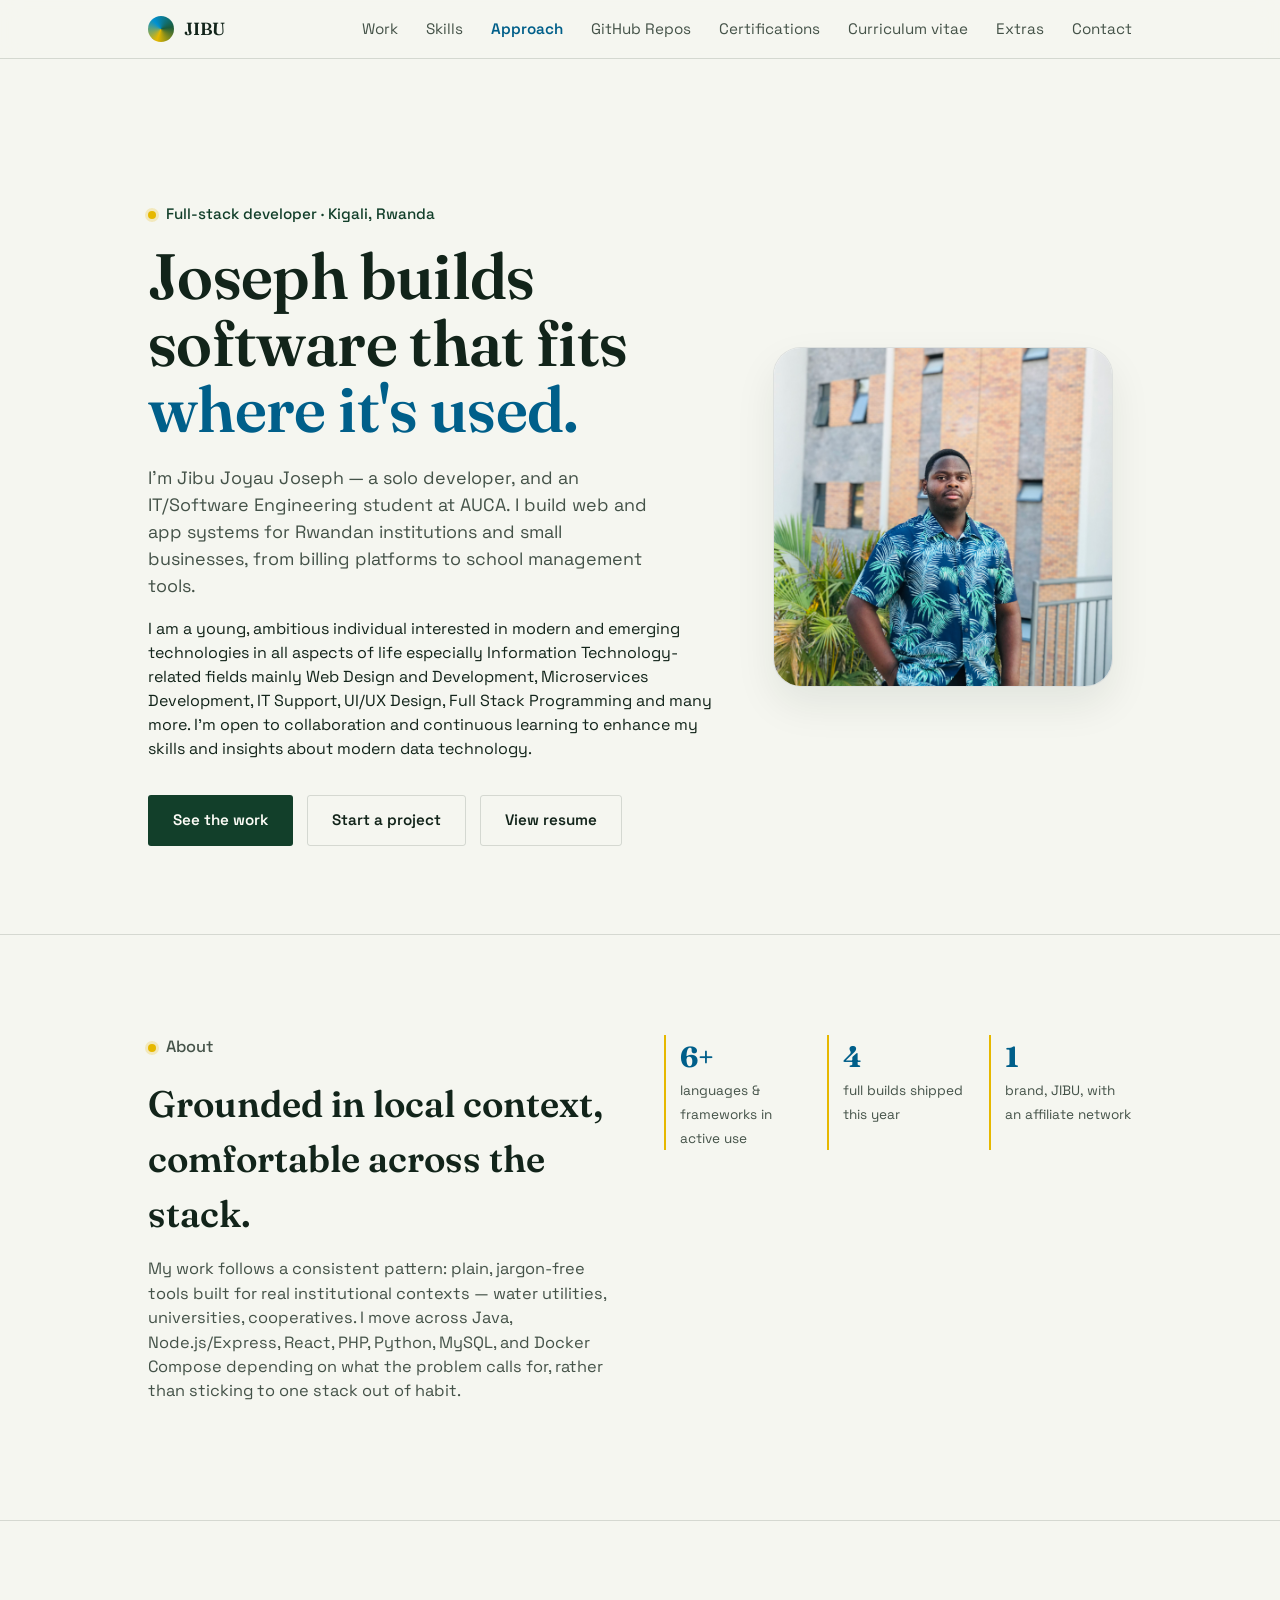
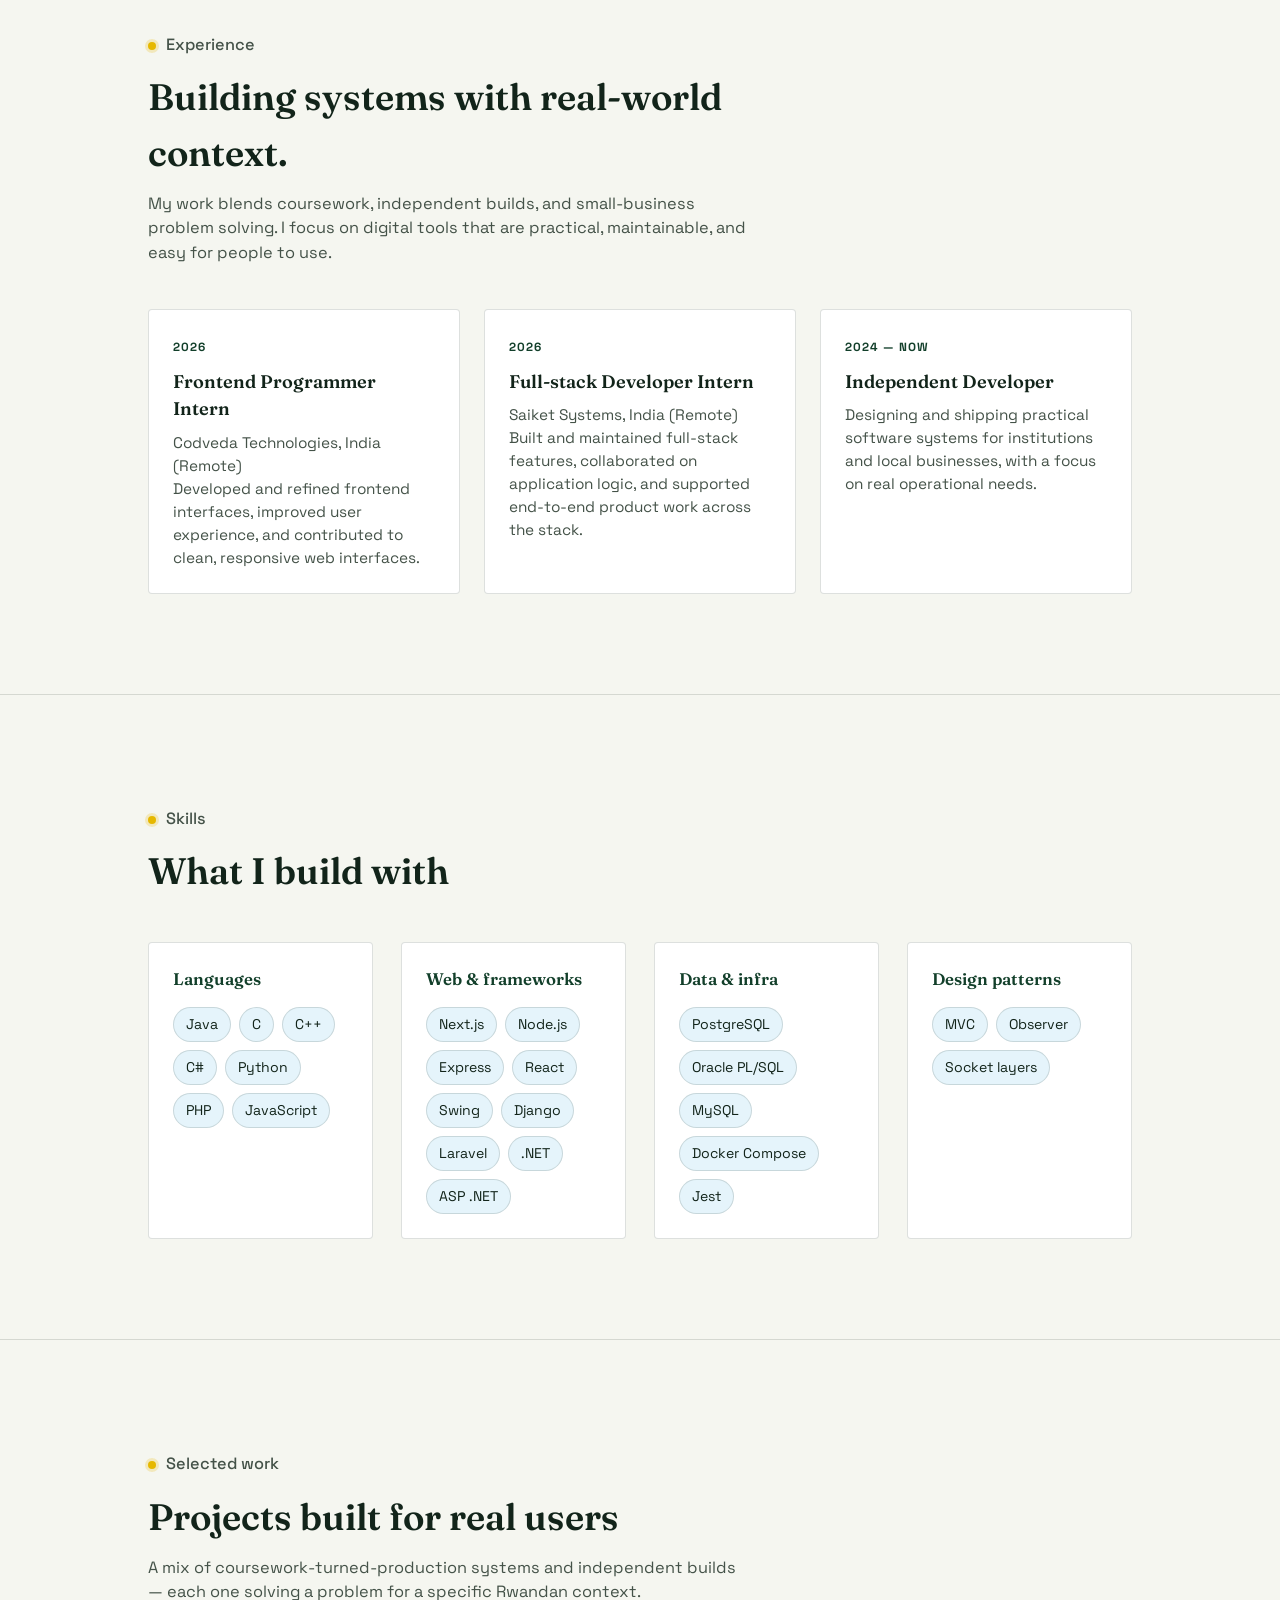
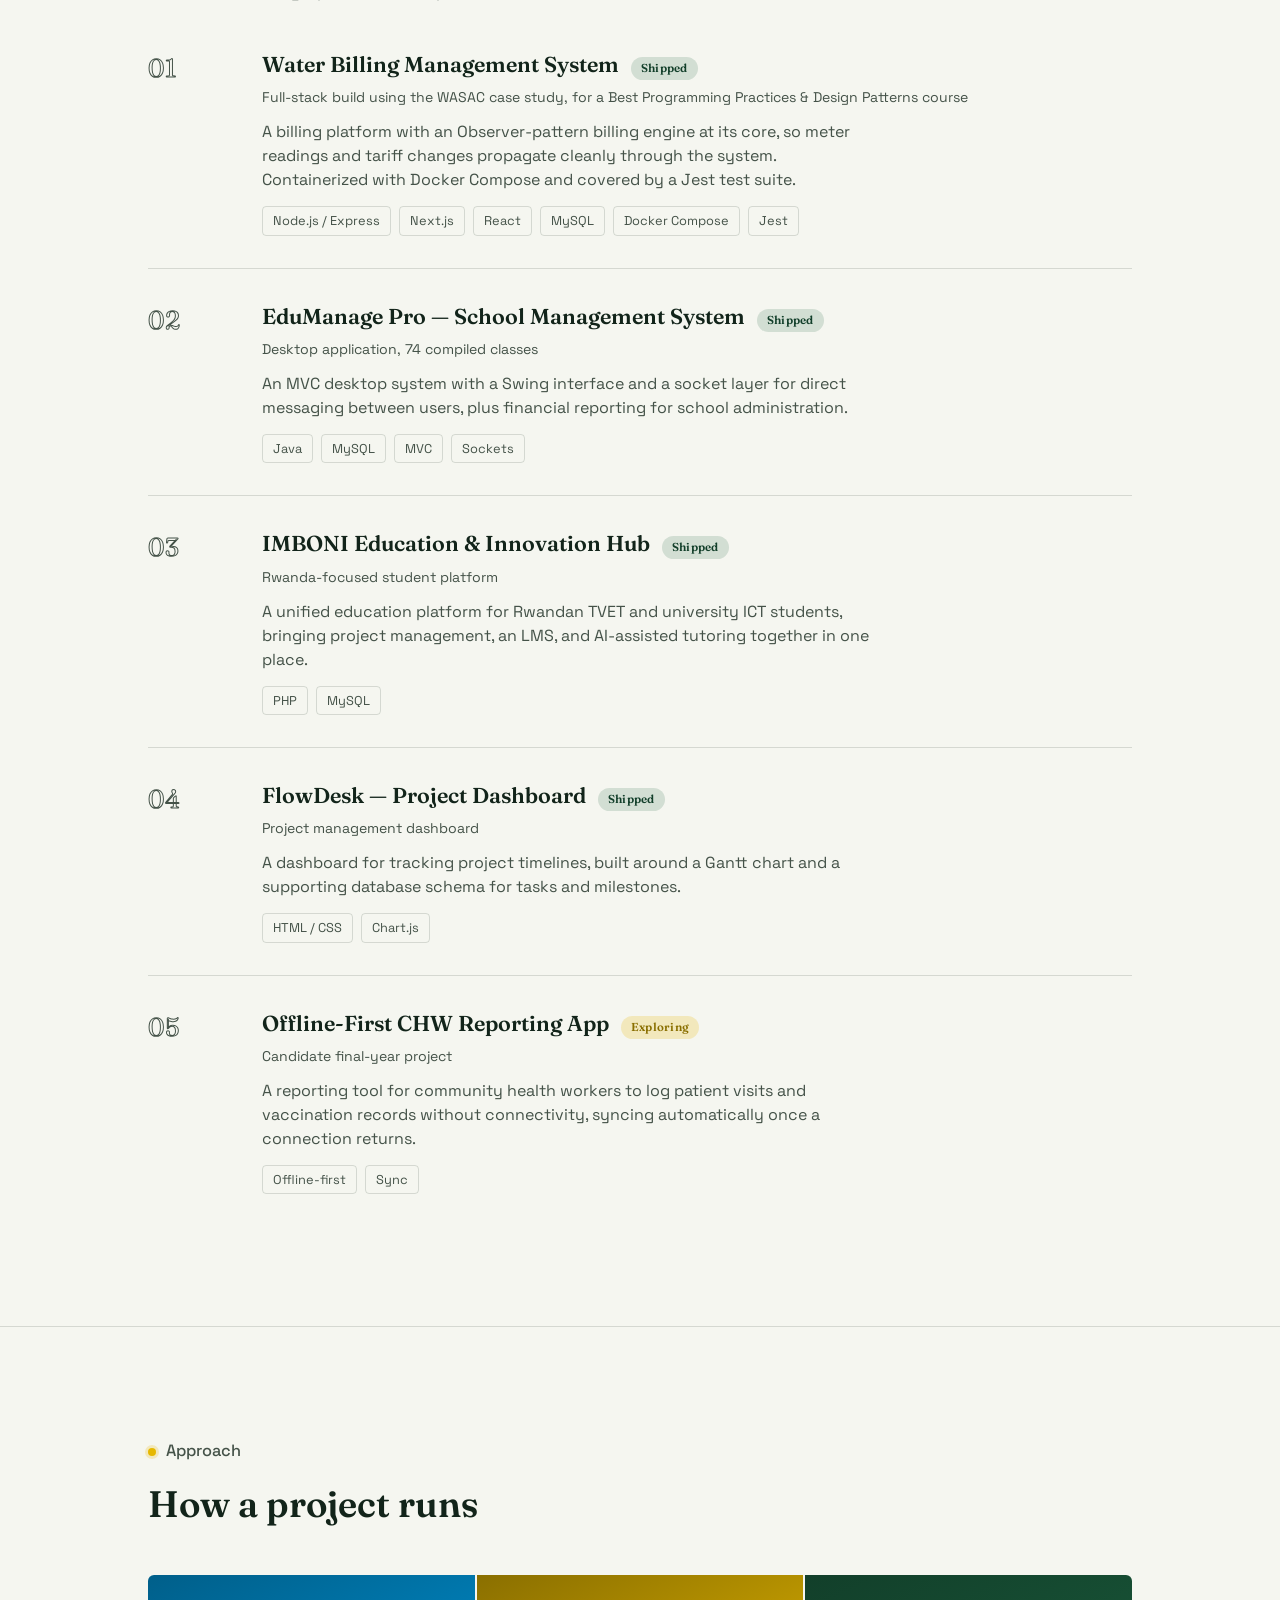
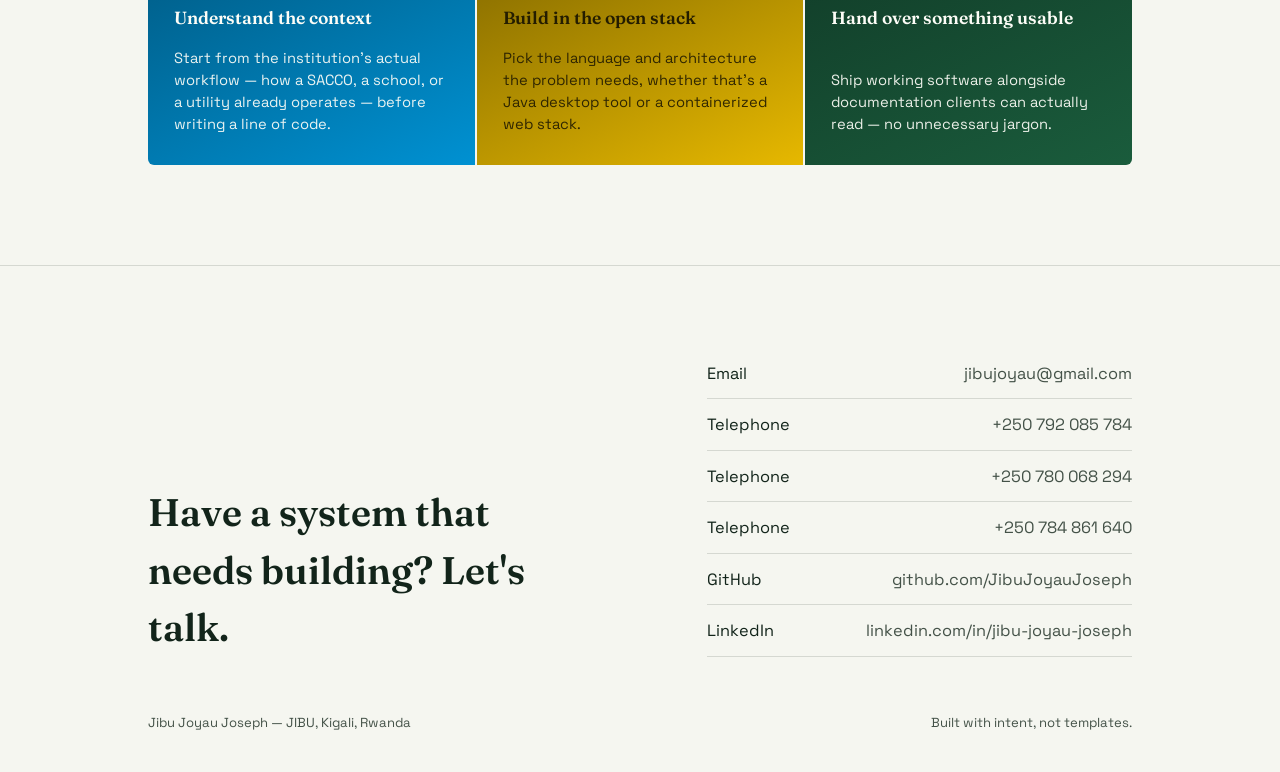
<file: index.html>
<!DOCTYPE html>
<html lang="en">
<head>
<meta charset="UTF-8">
<meta name="viewport" content="width=device-width, initial-scale=1, viewport-fit=cover">
<title>Jibu Joyau Joseph — Full-Stack Developer</title>
<link rel="preconnect" href="https://fonts.googleapis.com">
<link rel="preconnect" href="https://fonts.gstatic.com" crossorigin>
<link href="https://fonts.googleapis.com/css2?family=Fraunces:opsz,wght@9..144,400;9..144,500;9..144,600;9..144,700&family=Space+Grotesk:wght@400;500;600;700&display=swap" rel="stylesheet">
<link rel="stylesheet" href="assets/styles.css">
</head>
<body>

<header class="nav">
  <div class="nav-inner">
    <a class="brand" href="#top">
      <span class="brand-mark" aria-hidden="true"></span>
      JIBU
    </a>
    <button class="nav-toggle" id="navToggle" aria-label="Toggle navigation" aria-expanded="false">
      <span></span><span></span><span></span>
    </button>
  
    <nav class="links nav-links" aria-label="Section navigation">
      <a href="#work">Work</a>
      <a href="#skills">Skills</a>
      <a href="#approach">Approach</a>
      <a href="repos.html">GitHub Repos</a>
      <a href="certifications.html">Certifications</a>
      <a href="cv.html" class="active"> Curriculum vitae</a>
      <a href="extras.html"> Extras</a>
      <a href="#contact">Contact</a>
    </nav>
  </div>
</header>

<main id="top">

  <section class="hero" style="border-top:none;">
    <div class="wrap hero-inner">
      <div>
        <p class="kicker">Full-stack developer · Kigali, Rwanda</p>
        <h1>Joseph builds software that fits <em>where it's used.</em></h1>
        <p class="lede">I'm Jibu Joyau Joseph — a solo developer, and an IT/Software Engineering student at AUCA. I build web and app systems for Rwandan institutions and small businesses, from billing platforms to school management tools.</p>
         <p>I am a young, ambitious individual interested in modern and emerging technologies in all aspects of life especially Information Technology-related fields mainly Web Design and Development, Microservices Development, IT Support, UI/UX Design, Full Stack Programming and many more. I’m open to collaboration
           and continuous learning to enhance my skills and insights about modern data technology.</p>
        <div class="hero-ctas">
          <a class="btn btn-primary" href="#work">See the work</a>
          <a class="btn btn-ghost" href="#contact">Start a project</a>
          <a class="btn btn-ghost" href="#experience">View resume</a>
        </div>
      </div>
      <div class="photo-frame">
        <img class="profile-photo" src="assets/IMG_4542.JPEG" alt="Jibu Joyau Joseph">
      </div>
    </div>
  </section>

  <section id="about">
    <div class="wrap about-grid">
      <div>
        <p class="kicker">About</p>
        <h2 style="font-size:clamp(1.7rem,3.4vw,2.3rem); margin-bottom:16px;">Grounded in local context, comfortable across the stack.</h2>
        <p>My work follows a consistent pattern: plain, jargon-free tools built for real institutional contexts — water utilities, universities, cooperatives. I move across Java, Node.js/Express, React, PHP, Python, MySQL, and Docker Compose depending on what the problem calls for, rather than sticking to one stack out of habit.</p>
       
      </div>
      <div class="stat-strip">
        <div class="stat"><b>6+</b><span>languages &amp; frameworks in active use</span></div>
        <div class="stat"><b>4</b><span>full builds shipped this year</span></div>
        <div class="stat"><b>1</b><span>brand, JIBU, with an affiliate network</span></div>
      </div>
    </div>
  </section>

  <section id="experience">
    <div class="wrap">
      <div class="section-head">
        <p class="kicker">Experience</p>
        <h2>Building systems with real-world context.</h2>
        <p>My work blends coursework, independent builds, and small-business problem solving. I focus on digital tools that are practical, maintainable, and easy for people to use.</p>
      </div>
      <div class="experience-grid">
        <div class="experience-card">
          <span class="year">2026</span>
          <h3>Frontend Programmer Intern</h3>
          <p>Codveda Technologies, India (Remote)<br>Developed and refined frontend interfaces, improved user experience, and contributed to clean, responsive web interfaces.</p>
        </div>
        <div class="experience-card">
          <span class="year">2026</span>
          <h3>Full-stack Developer Intern</h3>
          <p>Saiket Systems, India (Remote)<br>Built and maintained full-stack features, collaborated on application logic, and supported end-to-end product work across the stack.</p>
        </div>
        <div class="experience-card">
          <span class="year">2024 — Now</span>
          <h3>Independent Developer</h3>
          <p>Designing and shipping practical software systems for institutions and local businesses, with a focus on real operational needs.</p>
        </div>
      </div>
    </div>
  </section>

  <section id="skills">
    <div class="wrap">
      <div class="section-head">
        <p class="kicker">Skills</p>
        <h2>What I build with</h2>
      </div>
      <div class="skill-groups">
        <div class="skill-card">
          <h3>Languages</h3>
          <ul>
            <li>Java</li><li>C</li><li>C++</li><li>C#</li><li>Python</li><li>PHP</li><li>JavaScript</li>
          </ul>
        </div>
        <div class="skill-card">
          <h3>Web &amp; frameworks</h3>
          <ul>
            <li>Next.js</li><li>Node.js</li><li>Express</li><li>React</li><li>Swing</li><li>Django</li><li>Laravel</li><li>.NET</li><li>ASP .NET</li>
          </ul>
        </div>
        <div class="skill-card">
          <h3>Data &amp; infra</h3>
          <ul>
            <li>PostgreSQL</li><li>Oracle PL/SQL</li><li>MySQL</li><li>Docker Compose</li><li>Jest</li>
          </ul>
        </div>
        <div class="skill-card">
          <h3>Design patterns</h3>
          <ul>
            <li>MVC</li><li>Observer</li><li>Socket layers</li>
          </ul>
        </div>
      </div>
    </div>
  </section>

  <section id="work">
    <div class="wrap">
      <div class="section-head">
        <p class="kicker">Selected work</p>
        <h2>Projects built for real users</h2>
        <p>A mix of coursework-turned-production systems and independent builds — each one solving a problem for a specific Rwandan context.</p>
      </div>
      <div class="project-list">

        <div class="project">
          <div class="project-index">01</div>
          <div class="project-body">
            <h3>Water Billing Management System <span class="status done">Shipped</span></h3>
            <p class="project-context">Full-stack build using the WASAC case study, for a Best Programming Practices &amp; Design Patterns course</p>
            <p class="desc">A billing platform with an Observer-pattern billing engine at its core, so meter readings and tariff changes propagate cleanly through the system. Containerized with Docker Compose and covered by a Jest test suite.</p>
            <div class="tag-row">
              <span class="tag">Node.js / Express</span>
              <span class="tag">Next.js</span>
              <span class="tag">React</span>
              <span class="tag">MySQL</span>
              <span class="tag">Docker Compose</span>
              <span class="tag">Jest</span>
            </div>
          </div>
        </div>

        <div class="project">
          <div class="project-index">02</div>
          <div class="project-body">
            <h3>EduManage Pro — School Management System <span class="status done">Shipped</span></h3>
            <p class="project-context">Desktop application, 74 compiled classes</p>
            <p class="desc">An MVC desktop system with a Swing interface and a socket layer for direct messaging between users, plus financial reporting for school administration.</p>
            <div class="tag-row">
              <span class="tag">Java</span>
              <span class="tag">MySQL</span>
              <span class="tag">MVC</span>
              <span class="tag">Sockets</span>
            </div>
          </div>
        </div>

        <div class="project">
          <div class="project-index">03</div>
          <div class="project-body">
            <h3>IMBONI Education &amp; Innovation Hub <span class="status done">Shipped</span></h3>
            <p class="project-context">Rwanda-focused student platform</p>
            <p class="desc">A unified education platform for Rwandan TVET and university ICT students, bringing project management, an LMS, and AI-assisted tutoring together in one place.</p>
            <div class="tag-row">
              <span class="tag">PHP</span>
              <span class="tag">MySQL</span>
            </div>
          </div>
        </div>

        <div class="project">
          <div class="project-index">04</div>
          <div class="project-body">
            <h3>FlowDesk — Project Dashboard <span class="status done">Shipped</span></h3>
            <p class="project-context">Project management dashboard</p>
            <p class="desc">A dashboard for tracking project timelines, built around a Gantt chart and a supporting database schema for tasks and milestones.</p>
            <div class="tag-row">
              <span class="tag">HTML / CSS</span>
              <span class="tag">Chart.js</span>
            </div>
          </div>
        </div>

        <div class="project">
          <div class="project-index">05</div>
          <div class="project-body">
            <h3>Offline-First CHW Reporting App <span class="status explore">Exploring</span></h3>
            <p class="project-context">Candidate final-year project</p>
            <p class="desc">A reporting tool for community health workers to log patient visits and vaccination records without connectivity, syncing automatically once a connection returns.</p>
            <div class="tag-row">
              <span class="tag">Offline-first</span>
              <span class="tag">Sync</span>
            </div>
          </div>
        </div>

      </div>
    </div>
  </section>

  <section id="approach">
    <div class="wrap">
      <div class="section-head">
        <p class="kicker">Approach</p>
        <h2>How a project runs</h2>
      </div>
      <div class="approach-bands">
        <div class="band blue">
          <h3>Understand the context</h3>
          <p>Start from the institution's actual workflow — how a SACCO, a school, or a utility already operates — before writing a line of code.</p>
        </div>
        <div class="band gold">
          <h3>Build in the open stack</h3>
          <p>Pick the language and architecture the problem needs, whether that's a Java desktop tool or a containerized web stack.</p>
        </div>
        <div class="band green">
          <h3>Hand over something usable</h3>
          <p>Ship working software alongside documentation clients can actually read — no unnecessary jargon.</p>
        </div>
      </div>
    </div>
  </section>

</main>

<footer id="contact">
  <div class="wrap contact-inner">
    <h2>Have a system that needs building? Let's talk.</h2>
    <div class="contact-list">
      <a href="mailto:jibujoyau@gmail.com"><span>Email</span><span>jibujoyau@gmail.com</span></a>
      <a href="tel:+250792085784"><span>Telephone</span><span>+250 792 085 784</span></a>
      <a href="tel:+250780068294"><span>Telephone</span><span>+250 780 068 294</span></a>
      <a href="tel:+250784861640"><span>Telephone</span><span>+250 784 861 640</span></a>
      <a href="https://github.com/JibuJoyauJoseph" target="_blank"><span>GitHub</span><span>github.com/JibuJoyauJoseph</span></a>
      <a href="https://linkedin.com/in/jibu-joyau-joseph" target="_blank"><span>LinkedIn</span><span>linkedin.com/in/jibu-joyau-joseph</span></a>
    </div>
  </div>
  <div class="wrap foot-note">
    <span>Jibu Joyau Joseph — JIBU, Kigali, Rwanda</span>
    <span>Built with intent, not templates.</span>
  </div>
</footer>

</body>
<script src="assets/script.js"></script>
</html>
</file>
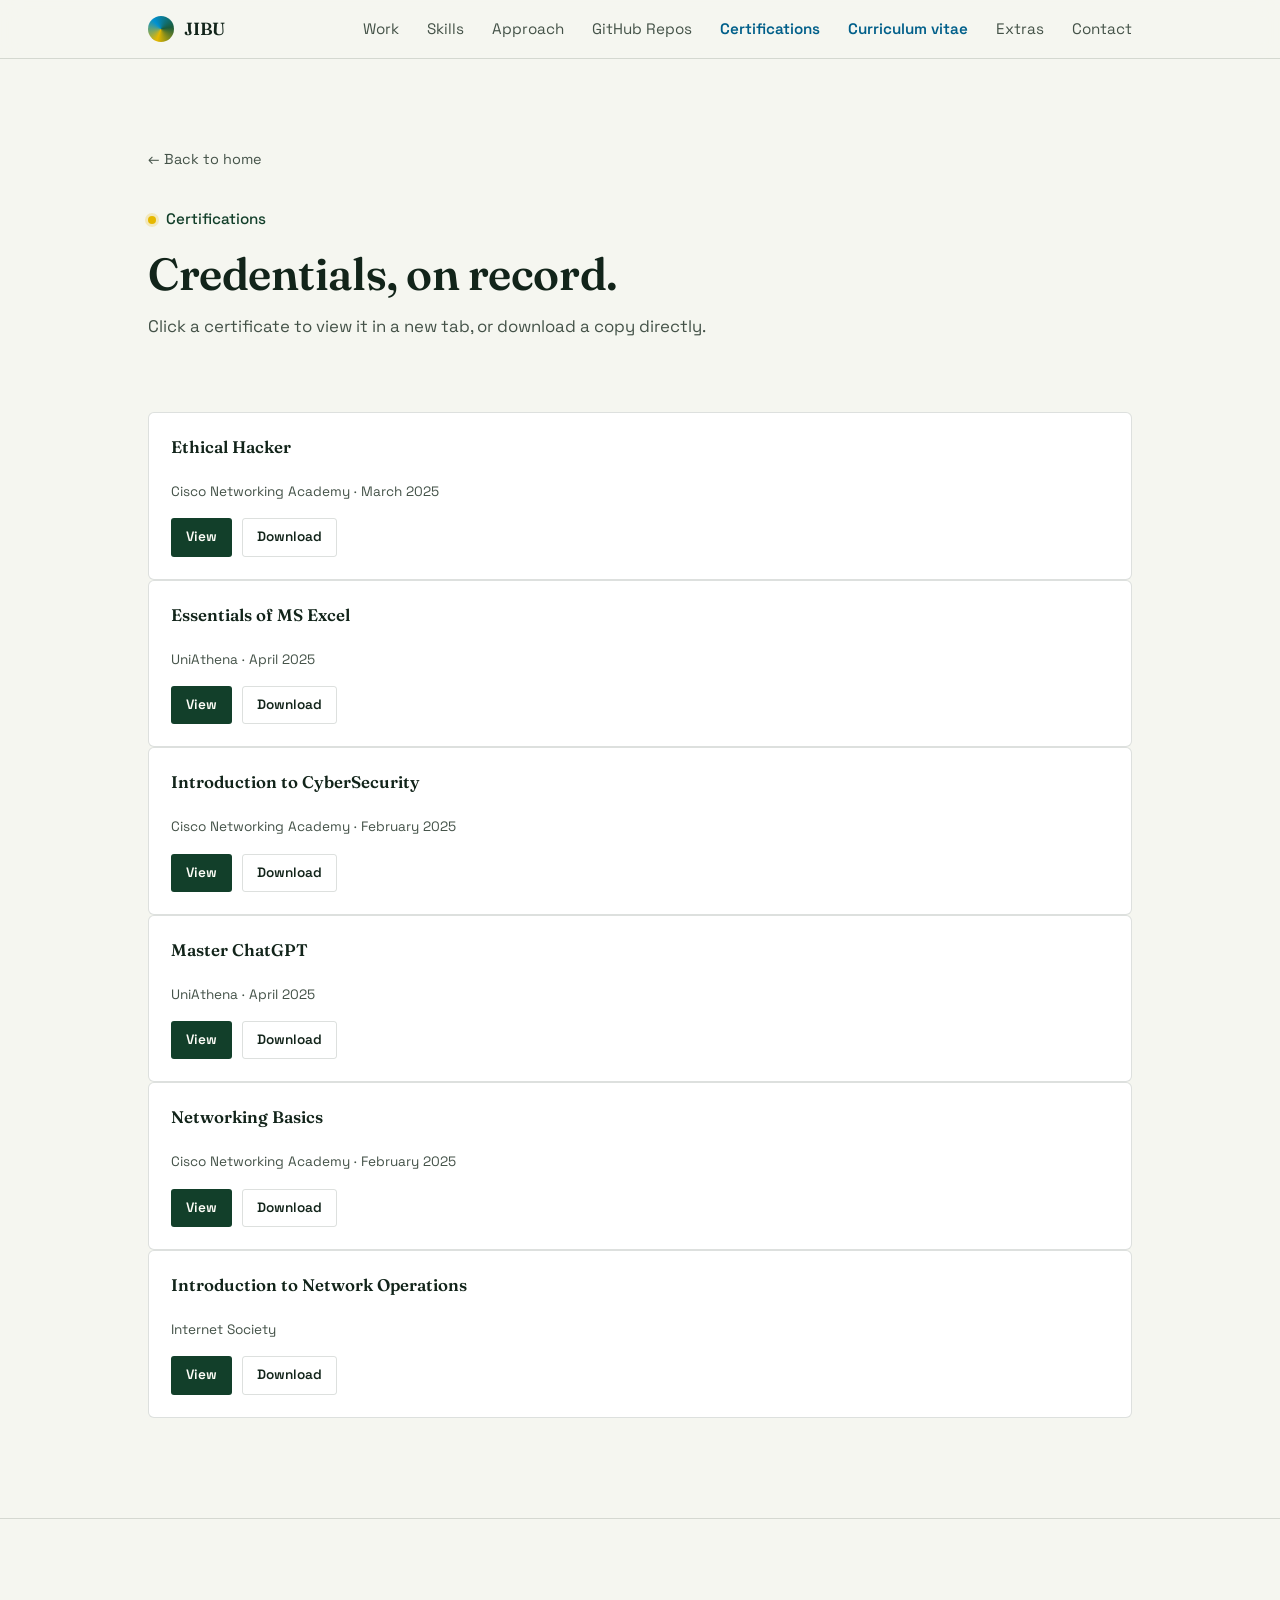
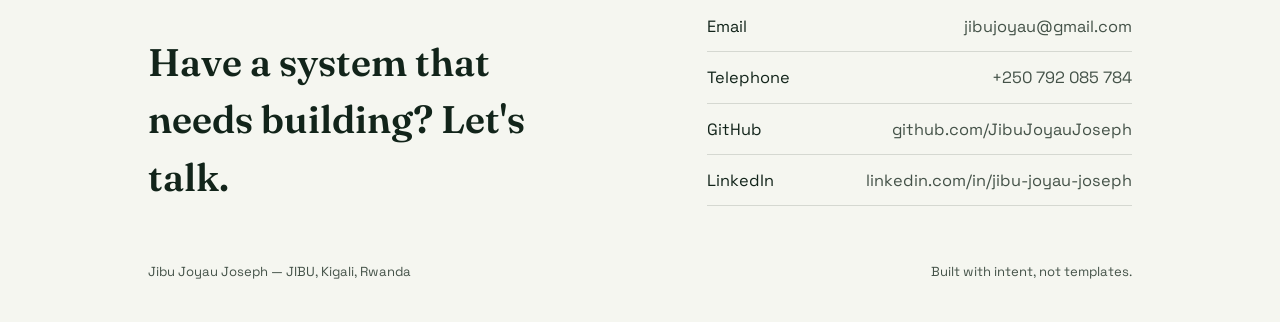
<file: certifications.html>
<!DOCTYPE html>
<html lang="en">
<head>
<meta charset="UTF-8">
<meta name="viewport" content="width=device-width, initial-scale=1, viewport-fit=cover">
<title>Certifications — Jibu Joyau Joseph</title>
<link rel="preconnect" href="https://fonts.googleapis.com">
<link rel="preconnect" href="https://fonts.gstatic.com" crossorigin>
<link href="https://fonts.googleapis.com/css2?family=Fraunces:opsz,wght@9..144,400;9..144,500;9..144,600;9..144,700&family=Space+Grotesk:wght@400;500;600;700&display=swap" rel="stylesheet">
<link rel="stylesheet" href="assets/styles.css">
</head>
<body>

<header class="nav">
  <div class="nav-inner">
    <a class="brand" href="index.html">
      <span class="brand-mark" aria-hidden="true"></span>
      JIBU
    </a>
    <button class="nav-toggle" id="navToggle" aria-label="Toggle navigation" aria-expanded="false">
      <span></span><span></span><span></span>
    </button>
    
    <nav class="links nav-links" aria-label="Section navigation">
      <a href="index.html#work">Work</a>
      <a href="index.html#skills">Skills</a>
      <a href="index.html#approach">Approach</a>
      <a href="repos.html">GitHub Repos</a>
      <a href="certifications.html" class="active">Certifications</a>
      <a href="cv.html" class="active"> Curriculum vitae</a>
      <a href="extras.html"> Extras</a>
      <a href="index.html#contact">Contact</a>
    </nav>
  </div>
</header>

<main>
  <section class="page-hero">
    <div class="wrap">
      <a class="back-link" href="index.html">&larr; Back to home</a>
      <p class="kicker">Certifications</p>
      <h1>Credentials, on record.</h1>
      <p class="lede">Click a certificate to view it in a new tab, or download a copy directly.</p>
    </div>
  </section>

  <section style="border-top:none; padding-top:0;">
    <div class="wrap">

      
       

        <div class="cert-card">
          <h3>Ethical Hacker</h3>
          <p class="issuer">Cisco Networking Academy · March 2025</p>
          <div class="cert-actions">
            <a class="view" href="assets/certificates/CNA Ethical Hacker.pdf" target="_blank" rel="noopener">View</a>
            <a class="download" href="assets/certificates/CNA Ethical Hacker.pdf" download>Download</a>
          </div>
        </div>
      
         <div class="cert-card">
          <h3>Essentials of MS Excel</h3>
          <p class="issuer">UniAthena · April 2025</p>
          <div class="cert-actions">
            <a class="view" href="assets/certificates/Essentials of MS Excel.pdf" target="_blank" rel="noopener">View</a>
            <a class="download" href="assets/certificates/Essentials of MS Excel.pdf" download>Download</a>
          </div>
        </div>

         <div class="cert-card">
          <h3>Introduction to CyberSecurity</h3>
          <p class="issuer">Cisco Networking Academy · February 2025</p>
          <div class="cert-actions">
            <a class="view" href="assets/certificates/Intro to Cybersecurity.pdf" target="_blank" rel="noopener">View</a>
            <a class="download" href="assets/certificates/Intro to Cybersecurity.pdf" download>Download</a>
          </div>
        </div>

         <div class="cert-card">
          <h3>Master ChatGPT</h3>
          <p class="issuer">UniAthena · April 2025</p>
          <div class="cert-actions">
            <a class="view" href="assets/certificates/Master ChatGPT.pdf" target="_blank" rel="noopener">View</a>
            <a class="download" href="assets/certificates/Master ChatGPT.pdf" download>Download</a>
          </div>
        </div>
      
         <div class="cert-card">
          <h3>Networking Basics</h3>
          <p class="issuer">Cisco Networking Academy · February 2025</p>
          <div class="cert-actions">
            <a class="view" href="assets/certificates/Networking Basics.pdf" target="_blank" rel="noopener">View</a>
            <a class="download" href="assets/certificates/Networking Basics.pdf" download>Download</a>
          </div>
        </div>

         <div class="cert-card">
          <h3>Introduction to Network Operations</h3>
          <p class="issuer">Internet Society</p>
          <div class="cert-actions">
            <a class="view" href="assets/certificates/NetOps 1 Certificate.pdf" target="_blank" rel="noopener">View</a>
            <a class="download" href="assets/certificates/NetOps 1 Certificate.pdf" download>Download</a>
          </div>
        </div>
      
      
      
      

      <div class="cert-grid" id="certGrid">
      </div>

    
    </div>
  </section>
</main>

<footer id="contact">
  <div class="wrap contact-inner">
    <h2>Have a system that needs building? Let's talk.</h2>
    <div class="contact-list">
      <a href="mailto:jibujoyau@gmail.com"><span>Email</span><span>jibujoyau@gmail.com</span></a>
      <a href="tel:+250792085784"><span>Telephone</span><span>+250 792 085 784</span></a>
      <a href="https://github.com/JibuJoyauJoseph" target="_blank"><span>GitHub</span><span>github.com/JibuJoyauJoseph</span></a>
      <a href="https://linkedin.com/in/jibu-joyau-joseph" target="_blank"><span>LinkedIn</span><span>linkedin.com/in/jibu-joyau-joseph</span></a>
    </div>
  </div>
  <div class="wrap foot-note">
    <span>Jibu Joyau Joseph — JIBU, Kigali, Rwanda</span>
    <span>Built with intent, not templates.</span>
  </div>
</footer>

</body>
<script src="assets/script.js"></script>
</html>
</file>
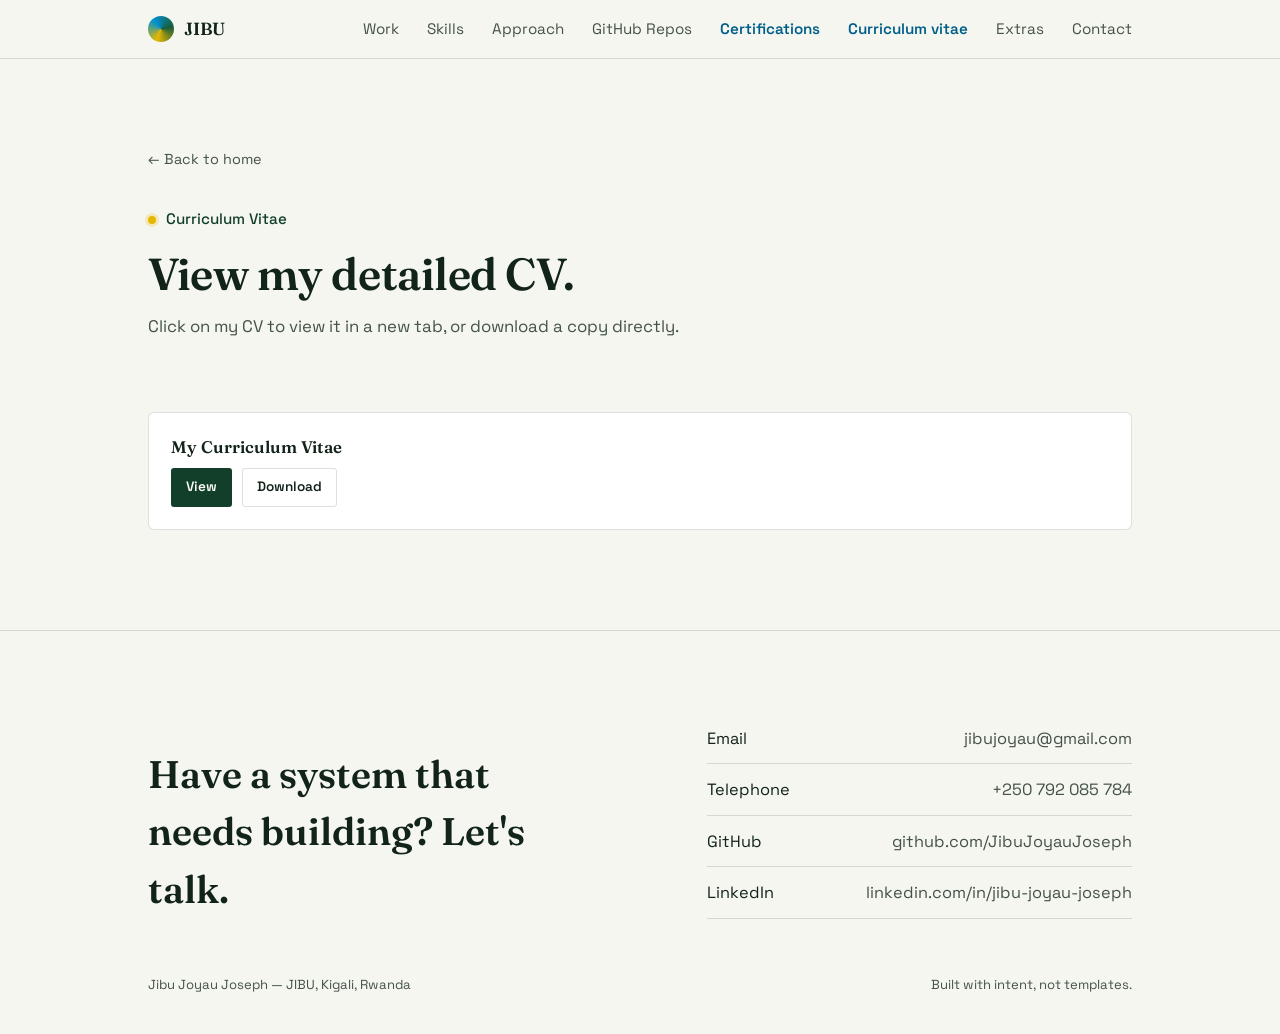
<file: cv.html>
<!DOCTYPE html>
<html lang="en">
<head>
<meta charset="UTF-8">
<meta name="viewport" content="width=device-width, initial-scale=1, viewport-fit=cover">
<title>Curriculum Vitae — Jibu Joyau Joseph</title>
<link rel="preconnect" href="https://fonts.googleapis.com">
<link rel="preconnect" href="https://fonts.gstatic.com" crossorigin>
<link href="https://fonts.googleapis.com/css2?family=Fraunces:opsz,wght@9..144,400;9..144,500;9..144,600;9..144,700&family=Space+Grotesk:wght@400;500;600;700&display=swap" rel="stylesheet">
<link rel="stylesheet" href="assets/styles.css">
</head>
<body>

<header class="nav">
  <div class="nav-inner">
    <a class="brand" href="index.html">
      <span class="brand-mark" aria-hidden="true"></span>
      JIBU
    </a>
    <button class="nav-toggle" id="navToggle" aria-label="Toggle navigation" aria-expanded="false">
      <span></span><span></span><span></span>
    </button>
   
    <nav class="links nav-links" aria-label="Section navigation">
      <a href="index.html#work">Work</a>
      <a href="index.html#skills">Skills</a>
      <a href="index.html#approach">Approach</a>
      <a href="repos.html">GitHub Repos</a>
      <a href="certifications.html" class="active">Certifications</a>
       <a href="cv.html" class="active"> Curriculum vitae</a>
       <a href="extras.html"> Extras</a>
      <a href="index.html#contact">Contact</a>
     
    </nav>
  </div>
</header>

<main>
  <section class="page-hero">
    <div class="wrap">
      <a class="back-link" href="index.html">&larr; Back to home</a>
      <p class="kicker">Curriculum Vitae</p>
      <h1>View my detailed CV.</h1>
      <p class="lede">Click on my CV to view it in a new tab, or download a copy directly.</p>
    </div>
  </section>

  <section style="border-top:none; padding-top:0;">
    <div class="wrap">

      
       

        <div class="cert-card">
          <h3>My Curriculum Vitae</h3>
          <div class="cert-actions">
            <a class="view" href="assets/cv/UPDATED CV September 2026.pdf" target="_blank" rel="noopener">View</a>
            <a class="download" href="assets/cv/UPDATED CV September 2026.pdf" download>Download</a>
          </div>
        </div>

  </section>
</main>

<footer id="contact">
  <div class="wrap contact-inner">
    <h2>Have a system that needs building? Let's talk.</h2>
    <div class="contact-list">
      <a href="mailto:jibujoyau@gmail.com"><span>Email</span><span>jibujoyau@gmail.com</span></a>
      <a href="tel:+250792085784"><span>Telephone</span><span>+250 792 085 784</span></a>
      <a href="https://github.com/JibuJoyauJoseph" target="_blank"><span>GitHub</span><span>github.com/JibuJoyauJoseph</span></a>
      <a href="https://linkedin.com/in/jibu-joyau-joseph" target="_blank"><span>LinkedIn</span><span>linkedin.com/in/jibu-joyau-joseph</span></a>
    </div>
  </div>
  <div class="wrap foot-note">
    <span>Jibu Joyau Joseph — JIBU, Kigali, Rwanda</span>
    <span>Built with intent, not templates.</span>
  </div>
</footer>

</body>
<script src="assets/script.js"></script>
</html>
</file>
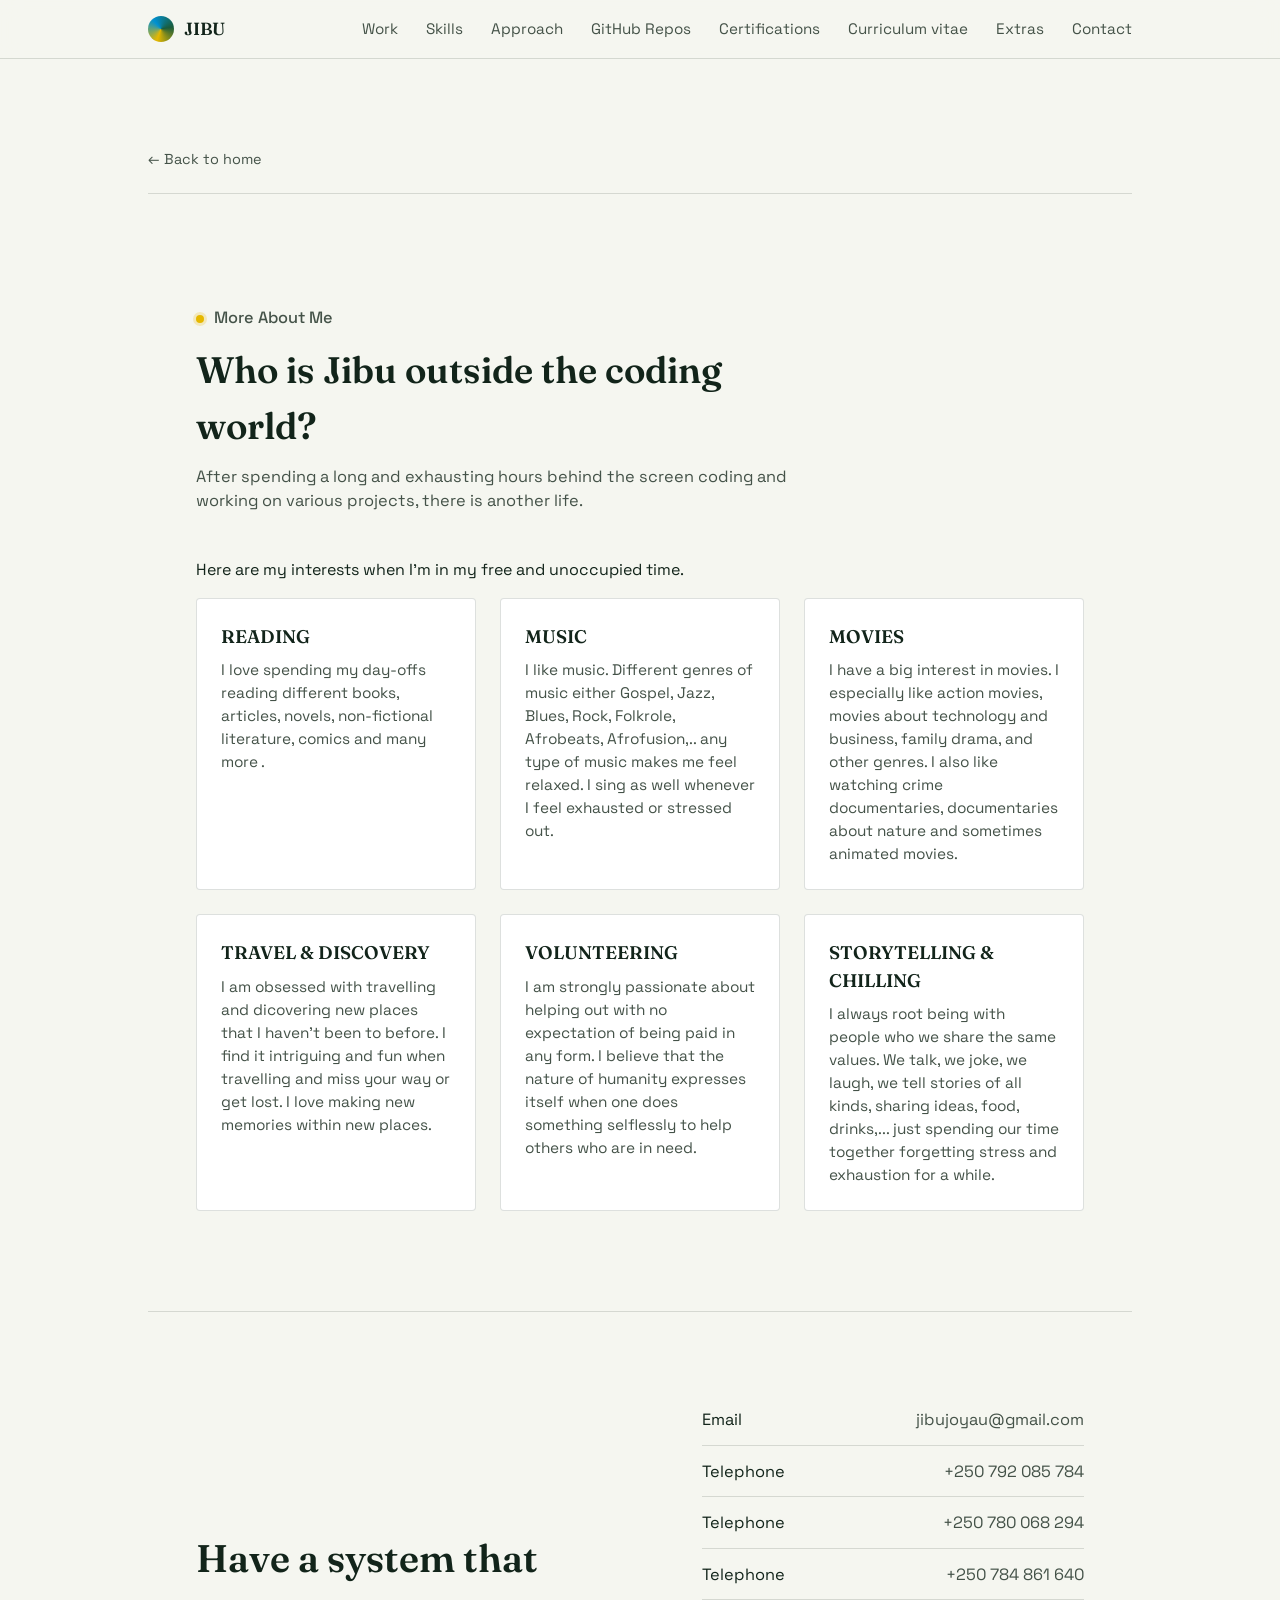
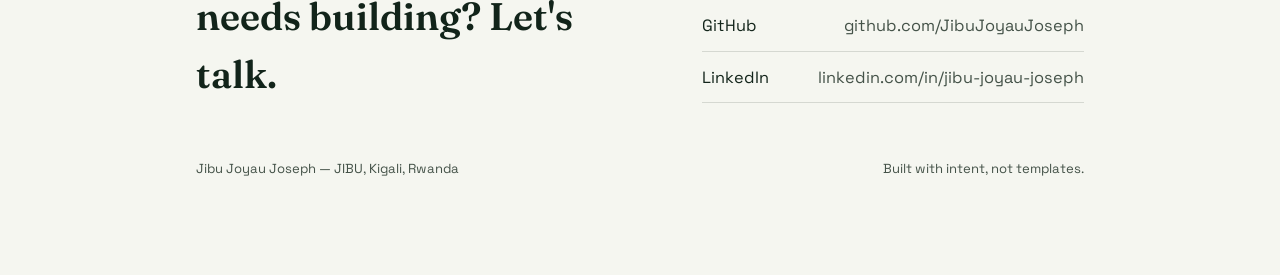
<file: extras.html>
<!DOCTYPE html>
<html lang="en">
<head>
<meta charset="UTF-8">
<meta name="viewport" content="width=device-width, initial-scale=1, viewport-fit=cover">
<title>More About Me - Jibu Joyau Joseph</title>
<link rel="preconnect" href="https://fonts.googleapis.com">
<link rel="preconnect" href="https://fonts.gstatic.com" crossorigin>
<link href="https://fonts.googleapis.com/css2?family=Fraunces:opsz,wght@9..144,400;9..144,500;9..144,600;9..144,700&family=Space+Grotesk:wght@400;500;600;700&display=swap" rel="stylesheet">
<link rel="stylesheet" href="assets/styles.css">
</head>
<body>

<header class="nav">
  <div class="nav-inner">
    <a class="brand" href="indes.html">
      <span class="brand-mark" aria-hidden="true"></span>
      JIBU
    </a>
    <button class="nav-toggle" id="navToggle" aria-label="Toggle navigation" aria-expanded="false">
      <span></span><span></span><span></span>
    </button>
   
    <nav class="links nav-links" aria-label="Section navigation">
      <a href="index.html#work">Work</a>
      <a href="index.html#skills">Skills</a>
      <a href="index.html#approach">Approach</a>
      <a href="repos.html">GitHub Repos</a>
      <a href="certifications.html">Certifications</a>
      <a href="cv.html" class="active"> Curriculum vitae</a>
      <a href="extras.html"> Extras</a>
      <a href="#contact">Contact</a>
    </nav>
  </div>
</header>

<main>
  <section class="page-hero">
    <div class="wrap">
      <a class="back-link" href="index.html">&larr; Back to home</a>
<section id="extras">
    <div class="wrap">
      <div class="section-head">
        <p class="kicker">More About Me</p>
        <h2>Who is Jibu outside the coding world?</h2>
        <p>After spending a long and exhausting hours behind the screen coding and working on various projects, there is another life.</p>
      </div>

       <p>Here are my interests when I'm in my free and unoccupied time.</p>
      <div class="experience-grid">
        <div class="experience-card">
         
          <h3>READING</h3>
          <p>I love spending my day-offs reading different books, articles, novels, non-fictional literature, comics and many more .</p>
        </div>

        <div class="experience-card">
          <h3>MUSIC</h3>
          <p>I like music. Different genres of music either Gospel, Jazz, Blues, Rock, Folkrole, Afrobeats, Afrofusion,.. any type of music makes me feel relaxed. I sing as well whenever I feel exhausted or stressed out.</p>
        </div>

        <div class="experience-card">
          <h3>MOVIES</h3>
          <p>I have a big interest in movies. I especially like action movies, movies about technology and business, family drama, and other genres. I also like watching crime documentaries, documentaries about nature and sometimes animated movies.</p>
        </div>

        <div class="experience-card">
          <h3>TRAVEL & DISCOVERY</h3>
          <p>I am obsessed with travelling and dicovering new places that I haven't been to before. I find it intriguing and fun when travelling and miss your way or get lost. I love making new memories within new places. </p>
        </div>

         <div class="experience-card">
          <h3>VOLUNTEERING</h3>
          <p>I am strongly passionate about helping out with no expectation of being paid in any form. I believe that the nature of humanity expresses itself when one does something selflessly to help others who are in need.</p>
        </div>

       <div class="experience-card">
          <h3>STORYTELLING & CHILLING</h3>
          <p>I always root being with people who we share the same values. We talk, we joke, we laugh, we tell stories of all kinds, sharing ideas, food, drinks,... just spending our time together forgetting stress and exhaustion for a while.</p>
        </div>
      </div>
    </div>
  </section>

   

  <footer id="contact">
  <div class="wrap contact-inner">
    <h2>Have a system that needs building? Let's talk.</h2>
    <div class="contact-list">
      <a href="mailto:jibujoyau@gmail.com"><span>Email</span><span>jibujoyau@gmail.com</span></a>
      <a href="tel:+250792085784"><span>Telephone</span><span>+250 792 085 784</span></a>
      <a href="tel:+250780068294"><span>Telephone</span><span>+250 780 068 294</span></a>
      <a href="tel:+250784861640"><span>Telephone</span><span>+250 784 861 640</span></a>
      <a href="https://github.com/JibuJoyauJoseph" target="_blank"><span>GitHub</span><span>github.com/JibuJoyauJoseph</span></a>
      <a href="https://linkedin.com/in/jibu-joyau-joseph" target="_blank"><span>LinkedIn</span><span>linkedin.com/in/jibu-joyau-joseph</span></a>
    </div>
  </div>
  <div class="wrap foot-note">
    <span>Jibu Joyau Joseph — JIBU, Kigali, Rwanda</span>
    <span>Built with intent, not templates.</span>
  </div>
</footer>

</body>
<script src="assets/script.js"></script>
</html>
</file>
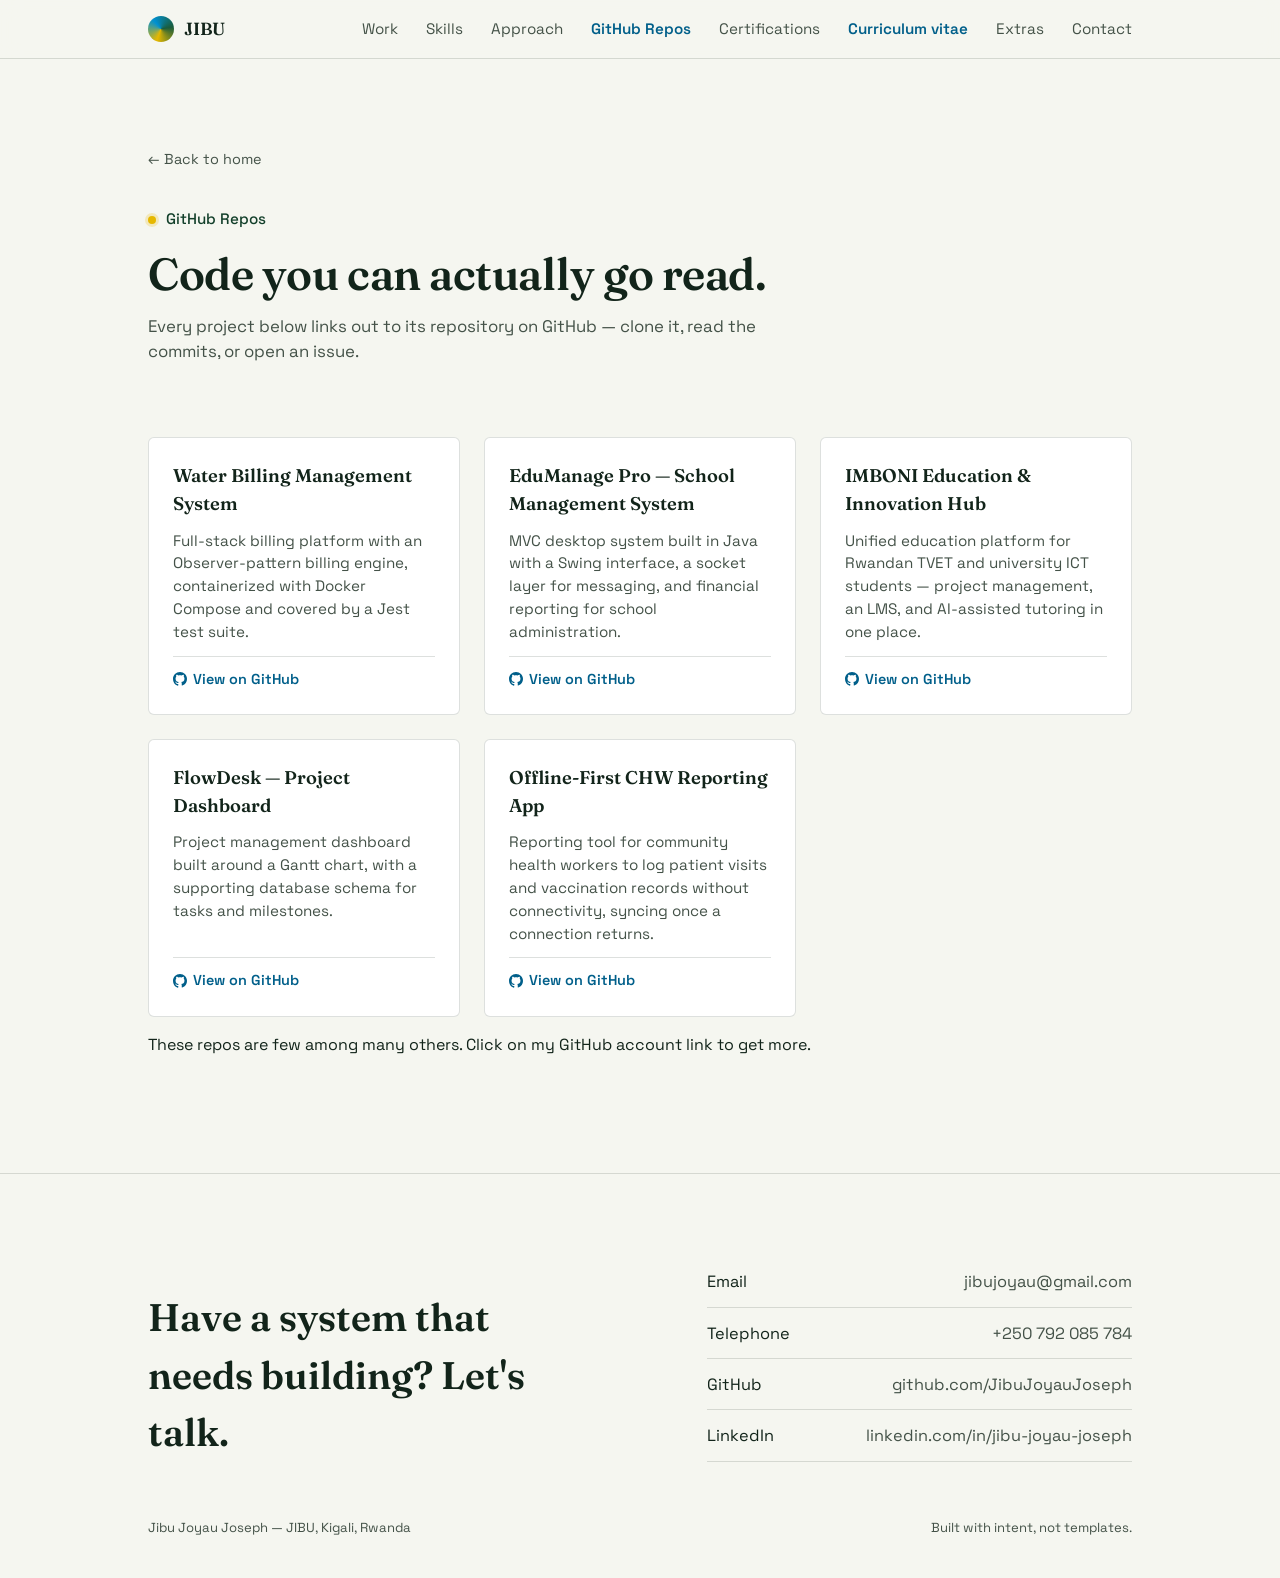
<file: repos.html>
<!DOCTYPE html>
<html lang="en">
<head>
<meta charset="UTF-8">
<meta name="viewport" content="width=device-width, initial-scale=1, viewport-fit=cover">
<title>GitHub Repos — Jibu Joyau Joseph</title>
<link rel="preconnect" href="https://fonts.googleapis.com">
<link rel="preconnect" href="https://fonts.gstatic.com" crossorigin>
<link href="https://fonts.googleapis.com/css2?family=Fraunces:opsz,wght@9..144,400;9..144,500;9..144,600;9..144,700&family=Space+Grotesk:wght@400;500;600;700&display=swap" rel="stylesheet">
<link rel="stylesheet" href="assets/styles.css">
</head>
<body>

<header class="nav">
  <div class="nav-inner">
    <a class="brand" href="index.html">
      <span class="brand-mark" aria-hidden="true"></span>
      JIBU
    </a>
    <button class="nav-toggle" id="navToggle" aria-label="Toggle navigation" aria-expanded="false">
      <span></span><span></span><span></span>
    </button>
    
    <nav class="links nav-links" aria-label="Section navigation">
      <a href="index.html#work">Work</a>
      <a href="index.html#skills">Skills</a>
      <a href="index.html#approach">Approach</a>
      <a href="repos.html" class="active">GitHub Repos</a>
      <a href="certifications.html">Certifications</a>
      <a href="cv.html" class="active"> Curriculum vitae</a>
      <a href="extras.html"> Extras</a>
      <a href="index.html#contact">Contact</a>
    </nav>
  </div>
</header>

<main>
  <section class="page-hero">
    <div class="wrap">
      <a class="back-link" href="index.html">&larr; Back to home</a>
      <p class="kicker">GitHub Repos</p>
      <h1>Code you can actually go read.</h1>
      <p class="lede">Every project below links out to its repository on GitHub — clone it, read the commits, or open an issue.</p>
    </div>
  </section>

  <section style="border-top:none; padding-top:0;">
    <div class="wrap">
      <div class="repo-grid">

        <div class="repo-card">
          <h3>Water Billing Management System</h3>
          <p class="desc">Full-stack billing platform with an Observer-pattern billing engine, containerized with Docker Compose and covered by a Jest test suite.</p>
          <a class="repo-link" href="https://github.com/JibuJoyauJoseph/WASAC_Water_Billing_System" target="_blank" rel="noopener">
            <svg viewBox="0 0 16 16" fill="currentColor" aria-hidden="true"><path d="M8 0C3.58 0 0 3.58 0 8a8 8 0 0 0 5.47 7.59c.4.07.55-.17.55-.38v-1.49c-2.22.48-2.69-1.07-2.69-1.07-.36-.92-.89-1.16-.89-1.16-.72-.5.06-.49.06-.49.8.06 1.22.82 1.22.82.71 1.21 1.87.86 2.33.66.07-.52.28-.86.5-1.06-1.78-.2-3.64-.89-3.64-3.95 0-.87.31-1.59.82-2.15-.08-.2-.36-1.02.08-2.12 0 0 .67-.21 2.2.82.64-.18 1.32-.27 2-.27.68 0 1.36.09 2 .27 1.53-1.04 2.2-.82 2.2-.82.44 1.1.16 1.92.08 2.12.51.56.82 1.28.82 2.15 0 3.07-1.87 3.75-3.65 3.95.29.25.54.73.54 1.48v2.2c0 .21.15.46.55.38A8 8 0 0 0 16 8c0-4.42-3.58-8-8-8Z"/></svg>
            View on GitHub
          </a>
        </div>

        <div class="repo-card">
          <h3>EduManage Pro — School Management System</h3>
          <p class="desc">MVC desktop system built in Java with a Swing interface, a socket layer for messaging, and financial reporting for school administration.</p>
          <a class="repo-link" href="https://github.com/JibuJoyauJoseph/Adaptative-AI-Learning-Management-System" target="_blank" rel="noopener">
            <svg viewBox="0 0 16 16" fill="currentColor" aria-hidden="true"><path d="M8 0C3.58 0 0 3.58 0 8a8 8 0 0 0 5.47 7.59c.4.07.55-.17.55-.38v-1.49c-2.22.48-2.69-1.07-2.69-1.07-.36-.92-.89-1.16-.89-1.16-.72-.5.06-.49.06-.49.8.06 1.22.82 1.22.82.71 1.21 1.87.86 2.33.66.07-.52.28-.86.5-1.06-1.78-.2-3.64-.89-3.64-3.95 0-.87.31-1.59.82-2.15-.08-.2-.36-1.02.08-2.12 0 0 .67-.21 2.2.82.64-.18 1.32-.27 2-.27.68 0 1.36.09 2 .27 1.53-1.04 2.2-.82 2.2-.82.44 1.1.16 1.92.08 2.12.51.56.82 1.28.82 2.15 0 3.07-1.87 3.75-3.65 3.95.29.25.54.73.54 1.48v2.2c0 .21.15.46.55.38A8 8 0 0 0 16 8c0-4.42-3.58-8-8-8Z"/></svg>
            View on GitHub
          </a>
        </div>

        <div class="repo-card">
          <h3>IMBONI Education &amp; Innovation Hub</h3>
          <p class="desc">Unified education platform for Rwandan TVET and university ICT students — project management, an LMS, and AI-assisted tutoring in one place.</p>
          <a class="repo-link" href="https://github.com/JibuJoyauJoseph/Imboni-Education-Hub-V0" target="_blank" rel="noopener">
            <svg viewBox="0 0 16 16" fill="currentColor" aria-hidden="true"><path d="M8 0C3.58 0 0 3.58 0 8a8 8 0 0 0 5.47 7.59c.4.07.55-.17.55-.38v-1.49c-2.22.48-2.69-1.07-2.69-1.07-.36-.92-.89-1.16-.89-1.16-.72-.5.06-.49.06-.49.8.06 1.22.82 1.22.82.71 1.21 1.87.86 2.33.66.07-.52.28-.86.5-1.06-1.78-.2-3.64-.89-3.64-3.95 0-.87.31-1.59.82-2.15-.08-.2-.36-1.02.08-2.12 0 0 .67-.21 2.2.82.64-.18 1.32-.27 2-.27.68 0 1.36.09 2 .27 1.53-1.04 2.2-.82 2.2-.82.44 1.1.16 1.92.08 2.12.51.56.82 1.28.82 2.15 0 3.07-1.87 3.75-3.65 3.95.29.25.54.73.54 1.48v2.2c0 .21.15.46.55.38A8 8 0 0 0 16 8c0-4.42-3.58-8-8-8Z"/></svg>
            View on GitHub
          </a>
        </div>

        <div class="repo-card">
          <h3>FlowDesk — Project Dashboard</h3>
          <p class="desc">Project management dashboard built around a Gantt chart, with a supporting database schema for tasks and milestones.</p>
          <a class="repo-link" href="https://github.com/JibuJoyauJoseph/FreeCol" target="_blank" rel="noopener">
            <svg viewBox="0 0 16 16" fill="currentColor" aria-hidden="true"><path d="M8 0C3.58 0 0 3.58 0 8a8 8 0 0 0 5.47 7.59c.4.07.55-.17.55-.38v-1.49c-2.22.48-2.69-1.07-2.69-1.07-.36-.92-.89-1.16-.89-1.16-.72-.5.06-.49.06-.49.8.06 1.22.82 1.22.82.71 1.21 1.87.86 2.33.66.07-.52.28-.86.5-1.06-1.78-.2-3.64-.89-3.64-3.95 0-.87.31-1.59.82-2.15-.08-.2-.36-1.02.08-2.12 0 0 .67-.21 2.2.82.64-.18 1.32-.27 2-.27.68 0 1.36.09 2 .27 1.53-1.04 2.2-.82 2.2-.82.44 1.1.16 1.92.08 2.12.51.56.82 1.28.82 2.15 0 3.07-1.87 3.75-3.65 3.95.29.25.54.73.54 1.48v2.2c0 .21.15.46.55.38A8 8 0 0 0 16 8c0-4.42-3.58-8-8-8Z"/></svg>
            View on GitHub
          </a>
        </div>

        <div class="repo-card">
          <h3>Offline-First CHW Reporting App</h3>
          <p class="desc">Reporting tool for community health workers to log patient visits and vaccination records without connectivity, syncing once a connection returns.</p>
          <a class="repo-link" href="https://github.com/JibuJoyauJoseph/Community-Health-Workers-Reporting-System" target="_blank" rel="noopener">
            <svg viewBox="0 0 16 16" fill="currentColor" aria-hidden="true"><path d="M8 0C3.58 0 0 3.58 0 8a8 8 0 0 0 5.47 7.59c.4.07.55-.17.55-.38v-1.49c-2.22.48-2.69-1.07-2.69-1.07-.36-.92-.89-1.16-.89-1.16-.72-.5.06-.49.06-.49.8.06 1.22.82 1.22.82.71 1.21 1.87.86 2.33.66.07-.52.28-.86.5-1.06-1.78-.2-3.64-.89-3.64-3.95 0-.87.31-1.59.82-2.15-.08-.2-.36-1.02.08-2.12 0 0 .67-.21 2.2.82.64-.18 1.32-.27 2-.27.68 0 1.36.09 2 .27 1.53-1.04 2.2-.82 2.2-.82.44 1.1.16 1.92.08 2.12.51.56.82 1.28.82 2.15 0 3.07-1.87 3.75-3.65 3.95.29.25.54.73.54 1.48v2.2c0 .21.15.46.55.38A8 8 0 0 0 16 8c0-4.42-3.58-8-8-8Z"/></svg>
            View on GitHub
          </a>
        </div>

      </div>
<p class="lede">These repos are few among many others. Click on my GitHub account link to get more.</p>

      <!--
        TO ADD ANOTHER REPO:
        Duplicate one of the .repo-card blocks above and update the
        <h3>, the <p class="desc"> text, and the href on .repo-link.
      -->
    </div>
  </section>
</main>

<footer id="contact">
  <div class="wrap contact-inner">
    <h2>Have a system that needs building? Let's talk.</h2>
    <div class="contact-list">
      <a href="mailto:jibujoyau@gmail.com"><span>Email</span><span>jibujoyau@gmail.com</span></a>
      <a href="tel:+250792085784"><span>Telephone</span><span>+250 792 085 784</span></a>
      <a href="https://github.com/JibuJoyauJoseph" target="_blank"><span>GitHub</span><span>github.com/JibuJoyauJoseph</span></a>
      <a href="https://linkedin.com/in/jibu-joyau-joseph" target="_blank"><span>LinkedIn</span><span>linkedin.com/in/jibu-joyau-joseph</span></a>
    </div>
  </div>
  <div class="wrap foot-note">
    <span>Jibu Joyau Joseph — JIBU, Kigali, Rwanda</span>
    <span>Built with intent, not templates.</span>
  </div>
</footer>

</body>
<script src="assets/script.js"></script>
</html>
</file>
<file: assets/styles.css>
:root {
    --bg: #f5f6f0;
    --bg-raised: #ffffff;
    --ink: #12241a;
    --ink-soft: #445248;
    --line: rgba(18,36,26,0.14);
    --blue: #0091d2;
    --blue-deep: #005f8a;
    --green: #1a5c3c;
    --green-deep: #123f2a;
    --gold: #e6b800;
    --gold-deep: #8a6f00;
    --card-shadow: none;
    box-sizing: border-box;
    padding-top: env(safe-area-inset-top, 0px);
    padding-bottom: env(safe-area-inset-bottom, 0px);
  }
  @media (prefers-color-scheme: dark) {
    :root:not([data-theme="light"]) {
      --bg: #0e1a13;
      --bg-raised: #142a1e;
      --ink: #eef2ec;
      --ink-soft: #b7c4bc;
      --line: rgba(238,242,236,0.14);
      --blue: #3cb6ec;
      --blue-deep: #8fdcff;
      --green: #4fae7f;
      --green-deep: #86d3ac;
      --gold: #f2cd3c;
      --gold-deep: #ffe37a;
    }
  }
  :root[data-theme="dark"] {
    --bg: #0e1a13;
    --bg-raised: #142a1e;
    --ink: #eef2ec;
    --ink-soft: #b7c4bc;
    --line: rgba(238,242,236,0.14);
    --blue: #3cb6ec;
    --blue-deep: #8fdcff;
    --green: #4fae7f;
    --green-deep: #86d3ac;
    --gold: #f2cd3c;
    --gold-deep: #ffe37a;
  }
  html { scroll-padding-top: env(safe-area-inset-top, 0px); scroll-behavior: smooth; }
  * { box-sizing: border-box; }
  body {
    margin: 0;
    background: var(--bg);
    color: var(--ink);
    font-family: "Space Grotesk", -apple-system, sans-serif;
    line-height: 1.5;
    -webkit-font-smoothing: antialiased;
  }
  ::selection { background: var(--gold); color: var(--green-deep); }

  a { color: inherit; }

  .wrap {
    max-width: 1080px;
    margin: 0 auto;
    padding: 0 clamp(20px, 5vw, 48px);
  }

  h1, h2, h3 { font-family: "Fraunces", Georgia, serif; margin: 0; font-weight: 600; }

  /* ---------- nav ---------- */
  header.nav {
    position: sticky;
    top: env(safe-area-inset-top, 0px);
    z-index: 50;
    background: color-mix(in srgb, var(--bg) 88%, transparent);
    backdrop-filter: blur(10px);
    border-bottom: 1px solid var(--line);
  }
  .nav-inner {
    display: flex;
    align-items: center;
    justify-content: space-between;
    padding: 16px clamp(20px, 5vw, 48px);
    max-width: 1080px;
    margin: 0 auto;
  }
  .brand {
    display: flex;
    align-items: center;
    gap: 10px;
    font-family: "Fraunces", serif;
    font-weight: 600;
    font-size: 1.1rem;
    text-decoration: none;
  }
  .brand-mark {
    width: 26px; height: 26px; border-radius: 50%;
    background: conic-gradient(from 200deg, var(--gold), var(--blue), var(--green), var(--gold));
    flex-shrink: 0;
  }
  nav.links { display: flex; gap: 28px; }
  nav.links a {
    text-decoration: none;
    font-size: 0.95rem;
    color: var(--ink-soft);
    transition: color .2s ease;
  }
  nav.links a:hover, nav.links a:focus-visible { color: var(--blue-deep); }
  .nav-toggle {
    display: none;
    flex-direction: column;
    gap: 5px;
    background: none;
    border: 1px solid var(--line);
    border-radius: 8px;
    padding: 8px 9px;
    cursor: pointer;
  }
  .nav-toggle span {
    display: block;
    width: 20px;
    height: 2px;
    background: var(--ink);
    border-radius: 2px;
    transition: transform .25s ease, opacity .25s ease;
  }
  .nav-toggle[aria-expanded="true"] span:nth-child(1) { transform: translateY(7px) rotate(45deg); }
  .nav-toggle[aria-expanded="true"] span:nth-child(2) { opacity: 0; }
  .nav-toggle[aria-expanded="true"] span:nth-child(3) { transform: translateY(-7px) rotate(-45deg); }
  .nav-links.open {
    display: flex;
    flex-direction: column;
    position: absolute;
    top: 100%;
    left: 0;
    right: 0;
    background: var(--bg-raised);
    border-bottom: 1px solid var(--line);
    padding: 12px clamp(20px, 5vw, 48px) 16px;
    gap: 4px;
  }
  .nav-links.open a {
    padding: 10px 8px;
    border-radius: 6px;
  }
  .nav-links.open a:hover { background: color-mix(in srgb, var(--blue) 10%, transparent); }
  .theme-toggle {
    display: none;
    background: none;
    border: 1px solid var(--line);
    border-radius: 8px;
    padding: 6px 9px;
    cursor: pointer;
    font-size: 1rem;
    line-height: 1;
  }
  .nav-links a.active { color: var(--blue-deep); font-weight: 600; }

  /* ---------- hero ---------- */
  .hero {
    position: relative;
    overflow: hidden;
    padding: clamp(64px, 12vw, 128px) 0 clamp(48px, 8vw, 88px);
  }
  .hero-inner {
    display: grid;
    grid-template-columns: 1.2fr 0.8fr;
    gap: 40px;
    align-items: center;
  }
  .kicker {
    font-size: 0.95rem;
    color: var(--green-deep);
    font-weight: 500;
    margin-bottom: 18px;
  }
  .kicker::before {
    content: "";
    display: inline-block;
    width: 8px; height: 8px;
    border-radius: 50%;
    background: var(--gold);
    margin-right: 10px;
    box-shadow: 0 0 0 3px color-mix(in srgb, var(--gold) 22%, transparent);
  }
  .hero h1 {
    font-size: clamp(2.4rem, 6vw, 4rem);
    line-height: 1.04;
    letter-spacing: -0.01em;
  }
  .hero h1 em {
    font-style: normal;
    color: var(--blue-deep);
  }
  .hero p.lede {
    max-width: 46ch;
    margin-top: 22px;
    font-size: 1.12rem;
    color: var(--ink-soft);
  }
  .hero-ctas { display: flex; gap: 14px; margin-top: 34px; flex-wrap: wrap; }
  .btn {
    display: inline-flex;
    align-items: center;
    gap: 8px;
    padding: 13px 24px;
    border-radius: 3px;
    font-weight: 600;
    font-size: 0.95rem;
    text-decoration: none;
    border: 1px solid transparent;
    transition: transform .15s ease, background .2s ease, border-color .2s ease;
  }
  .btn:hover { transform: translateY(-1px); }
  .btn-primary { background: var(--green-deep); color: #fdfdf7; }
  .btn-primary:hover { background: var(--green); }
  .btn-ghost { border-color: var(--line); color: var(--ink); }
  .btn-ghost:hover { border-color: var(--blue); color: var(--blue-deep); }

  .sun-graphic,
  .photo-frame {
    position: relative;
    aspect-ratio: 1;
    display: flex;
    align-items: center;
    justify-content: center;
  }
  .sun-graphic svg { width: 100%; height: 100%; max-width: 340px; }
  .profile-photo {
    width: min(100%, 340px);
    height: min(100%, 340px);
    object-fit: cover;
    border-radius: 28px;
    border: 1px solid var(--line);
    background: var(--bg-raised);
    box-shadow: 0 18px 40px rgba(18, 36, 26, 0.08);
  }

  /* ---------- section framing ---------- */
  section { padding: clamp(56px, 9vw, 100px) 0; border-top: 1px solid var(--line); }
  .section-head { max-width: 60ch; margin-bottom: 44px; }
  .section-head .kicker { margin-bottom: 12px; }
  .section-head h2 { font-size: clamp(1.7rem, 3.4vw, 2.3rem); }
  .section-head p { color: var(--ink-soft); margin-top: 12px; font-size: 1.02rem; }

  /* ---------- about ---------- */
  .about-grid {
    display: grid;
    grid-template-columns: 1fr 1fr;
    gap: 48px;
    align-items: start;
  }
  .about-grid p { color: var(--ink-soft); font-size: 1.02rem; margin: 0 0 16px; }
  .stat-strip {
    display: grid;
    grid-template-columns: repeat(3, 1fr);
    gap: 20px;
  }
  .stat {
    border-left: 2px solid var(--gold);
    padding-left: 14px;
  }
  .stat b {
    display: block;
    font-family: "Fraunces", serif;
    font-size: 1.8rem;
    color: var(--blue-deep);
  }
  .stat span { font-size: 0.85rem; color: var(--ink-soft); }

  /* ---------- experience ---------- */
  .experience-grid {
    display: grid;
    grid-template-columns: repeat(3, minmax(0, 1fr));
    gap: 24px;
  }
  .experience-card {
    background: var(--bg-raised);
    border: 1px solid var(--line);
    border-radius: 4px;
    padding: 24px;
  }
  .experience-card .year {
    display: inline-block;
    font-size: 0.74rem;
    letter-spacing: 0.08em;
    text-transform: uppercase;
    color: var(--green-deep);
    font-weight: 700;
    margin-bottom: 12px;
  }
  .experience-card h3 {
    font-size: 1.14rem;
    margin-bottom: 8px;
    color: var(--ink);
  }
  .experience-card p {
    margin: 0;
    color: var(--ink-soft);
    font-size: 0.96rem;
  }

  /* ---------- skills ---------- */
  .skill-groups {
    display: grid;
    grid-template-columns: repeat(auto-fit, minmax(220px, 1fr));
    gap: 28px;
  }
  .skill-card {
    background: var(--bg-raised);
    border: 1px solid var(--line);
    border-radius: 4px;
    padding: 24px;
  }
  .skill-card h3 { font-size: 1.05rem; margin-bottom: 14px; color: var(--green-deep); }
  .skill-card ul { list-style: none; margin: 0; padding: 0; display: flex; flex-wrap: wrap; gap: 8px; }
  .skill-card li {
    font-size: 0.88rem;
    padding: 6px 12px;
    border-radius: 999px;
    background: color-mix(in srgb, var(--blue) 10%, transparent);
    color: var(--ink);
    border: 1px solid var(--line);
  }

  /* ---------- projects ---------- */
  .project-list { display: flex; flex-direction: column; }
  .project {
    display: grid;
    grid-template-columns: 90px 1fr;
    gap: 24px;
    padding: 32px 0;
    border-top: 1px solid var(--line);
  }
  .project:first-child { border-top: none; padding-top: 0; }
  .project-index {
    font-family: "Fraunces", serif;
    font-size: 1.6rem;
    color: var(--line);
    -webkit-text-stroke: 1px var(--ink-soft);
    color: transparent;
  }
  .project-body h3 {
    font-size: 1.35rem;
    display: flex;
    align-items: baseline;
    gap: 12px;
    flex-wrap: wrap;
  }
  .status {
    font-size: 0.72rem;
    font-weight: 600;
    padding: 3px 10px;
    border-radius: 999px;
    letter-spacing: 0.02em;
  }
  .status.done { background: color-mix(in srgb, var(--green) 16%, transparent); color: var(--green-deep); }
  .status.explore { background: color-mix(in srgb, var(--gold) 22%, transparent); color: var(--gold-deep); }
  .project-context { font-size: 0.88rem; color: var(--ink-soft); margin: 6px 0 12px; }
  .project-body p.desc { color: var(--ink-soft); max-width: 62ch; margin: 0 0 14px; }
  .tag-row { display: flex; flex-wrap: wrap; gap: 8px; }
  .tag {
    font-size: 0.8rem;
    padding: 4px 10px;
    border: 1px solid var(--line);
    border-radius: 4px;
    color: var(--ink-soft);
  }

  /* ---------- approach ---------- */
  .approach-bands {
    display: grid;
    grid-template-columns: repeat(3, 1fr);
    gap: 2px;
    border-radius: 6px;
    overflow: hidden;
  }
  .band {
    padding: 30px 26px;
    min-height: 190px;
    display: flex;
    flex-direction: column;
    justify-content: space-between;
    color: #fdfdf7;
  }
  .band h3 { font-size: 1.1rem; color: #fdfdf7; }
  .band p { font-size: 0.92rem; opacity: 0.92; margin: 10px 0 0; }
  .band.blue { background: linear-gradient(155deg, var(--blue-deep), var(--blue)); }
  .band.gold { background: linear-gradient(155deg, var(--gold-deep), var(--gold)); color: #241d00; }
  .band.gold h3, .band.gold p { color: #241d00; }
  .band.green { background: linear-gradient(155deg, var(--green-deep), var(--green)); }

  /* ---------- contact / footer ---------- */
  footer {
    border-top: 1px solid var(--line);
    padding: clamp(56px, 9vw, 96px) 0 40px;
  }
  .contact-inner {
    display: grid;
    grid-template-columns: 1.1fr 0.9fr;
    gap: 40px;
    align-items: end;
  }
  footer h2 { font-size: clamp(1.7rem, 3.6vw, 2.4rem); max-width: 16ch; }
  .contact-list { display: flex; flex-direction: column; gap: 14px; }
  .contact-list a {
    text-decoration: none;
    font-size: 1.02rem;
    display: flex;
    justify-content: space-between;
    padding-bottom: 12px;
    border-bottom: 1px solid var(--line);
  }
  .contact-list a span:last-child { color: var(--ink-soft); }
  .foot-note {
    margin-top: 56px;
    display: flex;
    justify-content: space-between;
    font-size: 0.82rem;
    color: var(--ink-soft);
    flex-wrap: wrap;
    gap: 12px;
  }

  @media (max-width: 760px) {
    nav.links { display: none; }
    .nav-toggle { display: flex; }
    .theme-toggle { display: inline-flex; }
    .nav-inner { gap: 10px; }
    .nav-links.open { display: flex; }
    .hero-inner { grid-template-columns: 1fr; }
    .sun-graphic { order: -1; max-width: 220px; margin: 0 auto; }
    .about-grid { grid-template-columns: 1fr; }
    .stat-strip { grid-template-columns: 1fr 1fr; }
    .approach-bands { grid-template-columns: 1fr; }
    .contact-inner { grid-template-columns: 1fr; }
    .project { grid-template-columns: 1fr; }
    .project-index { display: none; }

    /* experience: horizontal swipeable row instead of squeezed 3-col grid */
    .experience-grid {
      display: flex;
      grid-template-columns: none;
      overflow-x: auto;
      overflow-y: visible;
      gap: 16px;
      margin: 0 calc(-1 * clamp(20px, 5vw, 48px));
      padding: 4px clamp(20px, 5vw, 48px) 16px;
      scroll-snap-type: x mandatory;
      -webkit-overflow-scrolling: touch;
      scrollbar-width: thin;
    }
    .experience-card {
      flex: 0 0 68%;
      max-width: 280px;
      scroll-snap-align: start;
    }
  }

  @media (max-width: 420px) {
    .experience-card { flex-basis: 76%; }
  }

  @media (prefers-reduced-motion: reduce) {
    html { scroll-behavior: auto; }
    .btn { transition: none; }
  }

  :focus-visible { outline: 2px solid var(--blue); outline-offset: 2px; }

  /* ---------- sub-page hero (Certifications / Repos) ---------- */
  .page-hero {
    padding: clamp(48px, 9vw, 88px) 0 clamp(32px, 6vw, 56px);
    border-top: none;
  }
  .page-hero h1 {
    font-size: clamp(2rem, 5vw, 2.8rem);
    line-height: 1.1;
    letter-spacing: -0.01em;
  }
  .page-hero p.lede {
    max-width: 56ch;
    margin-top: 16px;
    font-size: 1.05rem;
    color: var(--ink-soft);
  }
  .back-link {
    display: inline-flex;
    align-items: center;
    gap: 6px;
    font-size: 0.9rem;
    color: var(--ink-soft);
    text-decoration: none;
    margin-bottom: 22px;
  }
  .back-link:hover { color: var(--blue-deep); }

  /* ---------- GitHub repos ---------- */
  .repo-grid {
    display: grid;
    grid-template-columns: repeat(auto-fit, minmax(260px, 1fr));
    gap: 24px;
  }
  .repo-card {
    background: var(--bg-raised);
    border: 1px solid var(--line);
    border-radius: 6px;
    padding: 24px;
    display: flex;
    flex-direction: column;
    gap: 12px;
  }
  .repo-card h3 { font-size: 1.15rem; }
  .repo-card p.desc { color: var(--ink-soft); font-size: 0.95rem; margin: 0; flex-grow: 1; }
  .repo-link {
    display: inline-flex;
    align-items: center;
    gap: 6px;
    font-size: 0.9rem;
    font-weight: 600;
    color: var(--blue-deep);
    text-decoration: none;
    border-top: 1px solid var(--line);
    padding-top: 12px;
  }
  .repo-link:hover { color: var(--green-deep); }
  .repo-link svg { width: 14px; height: 14px; }

  /* ---------- certifications ---------- */
  .cert-grid {
    display: grid;
    grid-template-columns: repeat(auto-fit, minmax(240px, 1fr));
    gap: 24px;
  }
  .cert-card {
    background: var(--bg-raised);
    border: 1px solid var(--line);
    border-radius: 6px;
    padding: 22px;
    display: flex;
    flex-direction: column;
    gap: 6px;
  }
  .cert-card h3 { font-size: 1.05rem; margin-bottom: 2px; }
  .cert-card .issuer { font-size: 0.85rem; color: var(--ink-soft); margin-bottom: 10px; }
  .cert-actions { display: flex; gap: 10px; margin-top: auto; flex-wrap: wrap; }
  .cert-actions a {
    font-size: 0.85rem;
    font-weight: 600;
    text-decoration: none;
    padding: 8px 14px;
    border-radius: 3px;
    border: 1px solid var(--line);
  }
  .cert-actions a.view { background: var(--green-deep); color: #fdfdf7; border-color: transparent; }
  .cert-actions a.view:hover { background: var(--green); }
  .cert-actions a.download { color: var(--ink); }
  .cert-actions a.download:hover { border-color: var(--blue); color: var(--blue-deep); }

  .empty-state {
    border: 1px dashed var(--line);
    border-radius: 6px;
    padding: 40px 24px;
    text-align: center;
    color: var(--ink-soft);
    font-size: 0.95rem;
  }

  .theme-toggle {
  display: none;
}
</file>
